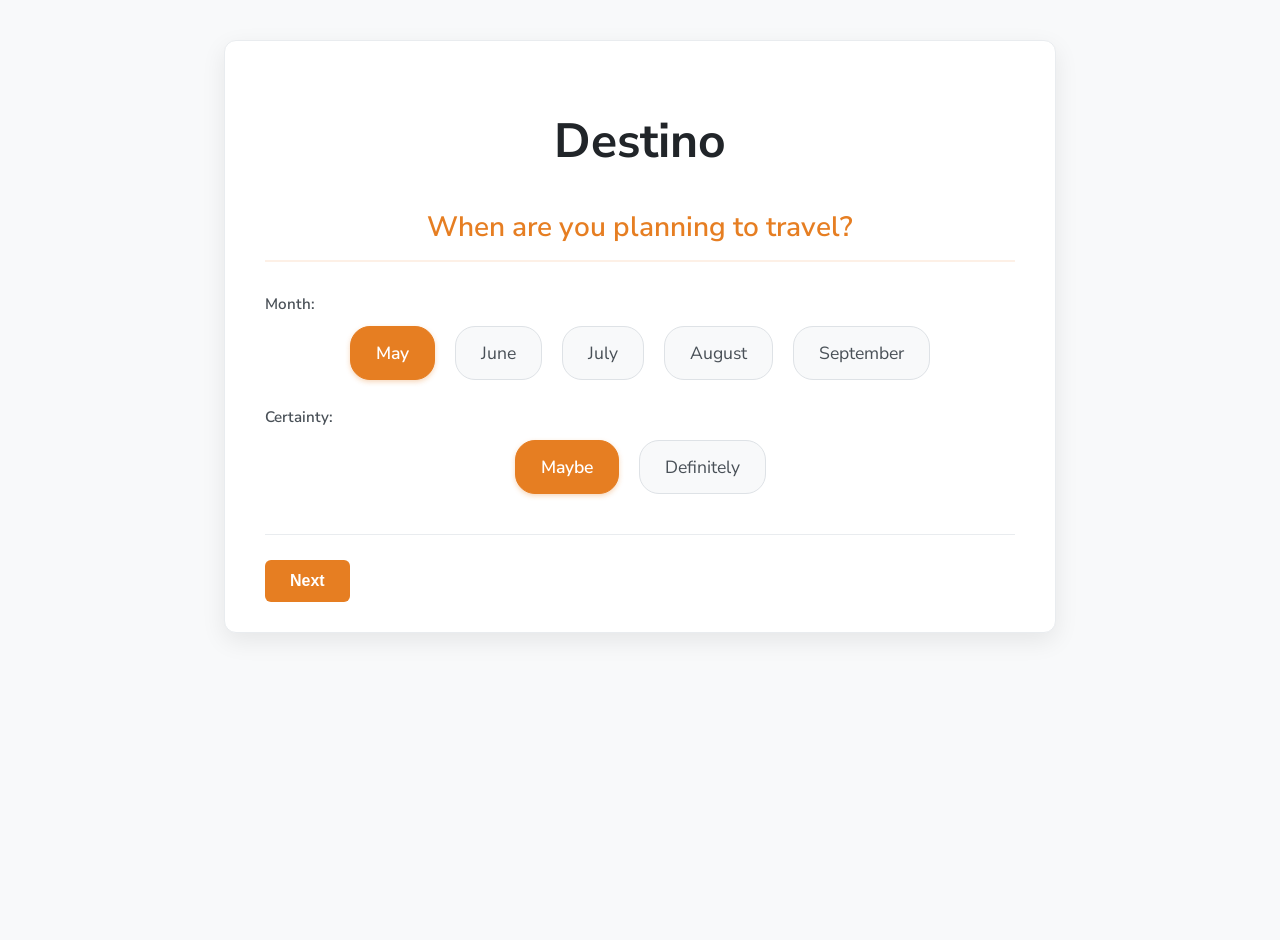
<file: archive/destino1gemini.html>
<!DOCTYPE html>
<html lang="en">
<head>
    <meta charset="UTF-8">
    <meta name="viewport" content="width=device-width, initial-scale=1.0">
    <title>Destino - Dummy Site (Improved Visuals)</title>
    <style>
        @import url('https://fonts.googleapis.com/css2?family=Nunito+Sans:wght@300;400;600;700&display=swap');

        body {
            font-family: 'Nunito Sans', sans-serif;
            margin: 0;
            padding: 20px 0; /* Added padding top and bottom */
            background-color: #f8f9fa; /* Lighter grey */
            color: #343a40; /* Darker grey for text */
            display: flex;
            flex-direction: column;
            align-items: center;
            min-height: 100vh;
            line-height: 1.6;
        }

        .container {
            background-color: #ffffff;
            padding: 30px 40px; /* Increased padding */
            border-radius: 12px; /* Softer radius */
            box-shadow: 0 8px 25px rgba(0, 0, 0, 0.08); /* Softer shadow */
            width: 90%;
            max-width: 750px; /* Slightly wider */
            margin-top: 20px;
            margin-bottom: 20px;
            border: 1px solid #e9ecef; /* Subtle border */
        }

        .page {
            display: none;
            animation: fadeIn 0.4s ease-in-out;
        }

        .page.active {
            display: block;
        }

        @keyframes fadeIn {
            from { opacity: 0; transform: translateY(10px); }
            to { opacity: 1; transform: translateY(0); }
        }

        h1 {
            font-size: 3em; /* Larger */
            font-weight: 700;
            color: #212529; /* Almost black */
            text-align: center;
            margin-bottom: 25px; /* Increased margin */
        }

        h2 {
            font-size: 1.75em; /* Slightly smaller for page titles */
            font-weight: 600;
            color: #e67e22; /* Orange accent */
            text-align: center;
            margin-bottom: 30px; /* Increased margin */
            border-bottom: 2px solid #fdf0e6; /* Subtle orange underline */
            padding-bottom: 10px;
        }

        .input-group {
            margin-bottom: 25px; /* Increased margin */
        }

        .input-group label, .field-label { /* New class for consistent labeling */
            display: block;
            margin-bottom: 10px; /* Increased margin */
            font-weight: 600; /* Bolder */
            color: #495057; /* Medium grey */
            font-size: 0.95em;
        }

        .input-group input[type="text"],
        .input-group input[type="number"], /* Will be mostly replaced by styled sliders */
        .input-group select,
        .input-group textarea {
            width: calc(100% - 24px); /* Adjusted for padding */
            padding: 12px; /* Increased padding */
            border: 1px solid #ced4da; /* Standard border */
            border-radius: 6px; /* Softer radius */
            box-sizing: border-box;
            font-size: 1em;
            transition: border-color 0.2s ease, box-shadow 0.2s ease;
        }
        .input-group input[type="text"]:focus,
        .input-group select:focus {
            border-color: #e67e22;
            box-shadow: 0 0 0 0.2rem rgba(230, 126, 34, 0.25);
            outline: none;
        }

        /* Custom Selectable Items (replaces most checkboxes/radios) */
        .selectable-group {
            display: flex;
            flex-wrap: wrap;
            gap: 12px; /* Increased gap */
        }
        .selectable-item {
            padding: 10px 18px; /* Adjusted padding */
            border: 1px solid #dee2e6; /* Lighter border */
            border-radius: 20px; /* Pill shape */
            cursor: pointer;
            transition: all 0.2s ease-in-out;
            font-size: 0.9em;
            background-color: #f8f9fa; /* Light grey background */
            color: #495057;
            text-align: center;
        }
        .selectable-item.selected {
            background-color: #e67e22;
            color: white;
            border-color: #e67e22;
            font-weight: 600;
            box-shadow: 0 2px 5px rgba(230, 126, 34, 0.3);
        }
        .selectable-item:hover:not(.selected) {
            border-color: #e67e22;
            background-color: #fef8f2;
        }


        /* Date Page Specific Styling */
        #datesMonthGroup, #datesCertaintyGroup {
            display: flex;
            justify-content: center; /* Center buttons */
            gap: 20px;
            margin-top: 10px;
        }
        #datesMonthGroup .selectable-item,
        #datesCertaintyGroup .selectable-item {
            padding: 12px 25px; /* Larger buttons for dates */
            font-size: 1.1em;
        }


        /* Slider Styling */
        .slider-container {
            margin-bottom: 10px; /* Reduced margin as value is separate */
        }
        .slider-display {
            font-size: 1.8em; /* Prominent display for value */
            font-weight: 700;
            color: #e67e22;
            text-align: center;
            margin-bottom: 15px;
        }
         input[type="range"] {
            -webkit-appearance: none;
            appearance: none;
            width: 100%;
            height: 8px;
            background: #e9ecef; /* Lighter track */
            border-radius: 5px;
            outline: none;
            opacity: 0.9;
            transition: opacity .15s ease-in-out;
        }
        input[type="range"]::-webkit-slider-thumb {
            -webkit-appearance: none;
            appearance: none;
            width: 20px;
            height: 20px;
            background: #e67e22;
            border-radius: 50%;
            cursor: pointer;
            border: 2px solid white; /* White border around thumb */
            box-shadow: 0 1px 3px rgba(0,0,0,0.2);
        }
        input[type="range"]::-moz-range-thumb {
            width: 18px; /* Adjusted for consistency */
            height: 18px;
            background: #e67e22;
            border-radius: 50%;
            cursor: pointer;
            border: 2px solid white;
            box-shadow: 0 1px 3px rgba(0,0,0,0.2);
        }

        /* Navigation Buttons */
        .navigation-buttons {
            display: flex;
            justify-content: space-between;
            margin-top: 40px; /* Increased margin */
            padding-top: 25px; /* Increased padding */
            border-top: 1px solid #e9ecef; /* Lighter border */
        }
        .nav-button {
            padding: 12px 25px; /* Increased padding */
            border: none;
            border-radius: 6px; /* Softer radius */
            background-color: #e67e22;
            color: white;
            cursor: pointer;
            font-size: 1em;
            font-weight: 600;
            transition: background-color 0.2s ease, transform 0.1s ease;
        }
        .nav-button:hover {
            background-color: #d35400; /* Darker orange on hover */
            transform: translateY(-1px);
        }
        #prevBtn {
            background-color: #6c757d; /* Grey for previous */
        }
        #prevBtn:hover {
            background-color: #5a6268; /* Darker grey on hover */
        }

        /* Sub-Interests (nested selectable items) */
        .sub-selectable-group {
            margin-top: 15px;
            padding-left: 20px; /* Indent */
            border-left: 3px solid #fdf0e6; /* Subtle orange left border */
        }
        .sub-selectable-group .field-label {
            font-size: 0.9em;
            color: #e67e22;
            margin-bottom: 8px;
        }

        /* Summary Text Styling */
        #summaryTextContainer {
            background-color: #fef8f2; /* Light orange background */
            border-left: 5px solid #e67e22; /* Orange accent border */
            padding: 20px; /* Increased padding */
            margin-top: 20px;
            border-radius: 6px;
            line-height: 1.7;
            color: #543c20; /* Darker text for readability on light orange */
        }
        #summaryTextContainer p { margin: 0; }

        /* Map & Destination Detail Placeholders */
        #mapPlaceholder {
            width: 100%;
            height: 250px;
            background-color: #e9ecef;
            display: flex;
            flex-direction: column; /* Stack text */
            align-items: center;
            justify-content: center;
            text-align: center;
            color: #6c757d;
            border-radius: 8px; /* Softer radius */
            margin-top: 20px;
            font-size: 0.95em;
            padding: 15px;
            box-sizing: border-box;
        }
        #destinationDetail {
            padding: 20px; /* Increased padding */
            border: 1px solid #e9ecef; /* Lighter border */
            border-radius: 8px;
            background-color: #f8f9fa; /* Light grey background */
            margin-top: 20px;
        }
        #destinationDetail h3 {
            color: #e67e22;
            margin-top: 0;
            font-size: 1.4em; /* Adjusted size */
        }
        #destinationDetail ul { padding-left: 20px; }

        /* Specific layout for items like in Page 11/12 of PDF */
        .interest-grid {
            display: grid;
            grid-template-columns: repeat(auto-fit, minmax(120px, 1fr)); /* Responsive columns */
            gap: 15px;
        }
        .interest-grid .selectable-item {
            display: flex; /* To align text and potential future icons */
            flex-direction: column;
            align-items: center;
            justify-content: center;
            min-height: 50px; /* Ensure items have some height */
        }
         /* For showing numbers above as in PDF (decorative for now) */
        .selectable-item-wrapper {
            position: relative;
            text-align: center;
        }
        .item-meta-number {
            position: absolute;
            top: -12px; /* Adjust as needed */
            left: 50%;
            transform: translateX(-50%);
            font-size: 0.75em;
            color: #e67e22;
            background-color: white;
            padding: 0 3px;
            border-radius: 3px;
            font-weight: 600;
        }

    </style>
</head>
<body>
    <div class="container">
        <h1>Destino</h1>

        <div id="page2" class="page">
            <h2>When are you planning to travel?</h2>
            <div class="input-group">
                <div class="field-label">Month:</div>
                <div class="selectable-group" id="datesMonthGroup">
                    </div>
            </div>
            <div class="input-group">
                <div class="field-label">Certainty:</div>
                <div class="selectable-group" id="datesCertaintyGroup">
                    </div>
            </div>
        </div>

        <div id="page3" class="page">
            <h2>Trip Locations</h2>
            <div class="input-group">
                <label for="startLocation" class="field-label">Start in:</label>
                <input type="text" id="startLocation" value="New York, NY">
            </div>
            <div class="input-group">
                <label for="endLocation" class="field-label">End in:</label>
                <input type="text" id="endLocation" value="New York, NY">
            </div>
            <div class="input-group">
                <label for="placesInBetween" class="field-label">Places in between (approx.):</label>
                <div id="placesInBetweenValue" class="slider-display">1</div>
                <div class="slider-container">
                    <input type="range" id="placesInBetween" min="0" max="10" value="1">
                </div>
            </div>
        </div>

        <div id="page4" class="page">
            <h2>Budget & Travelers</h2>
            <div class="input-group">
                <label for="budgetPerDay" class="field-label">Budget Per Day (USD):</label>
                <div id="budgetPerDayValue" class="slider-display">$200</div>
                <div class="slider-container">
                    <input type="range" id="budgetPerDay" min="20" max="1000" step="10" value="200">
                </div>
            </div>
            <div class="input-group">
                <label for="budgetTotal" class="field-label">Total Budget (USD):</label>
                 <div id="budgetTotalValue" class="slider-display">$1000</div>
                <div class="slider-container">
                    <input type="range" id="budgetTotal" min="100" max="10000" step="100" value="1000">
                </div>
            </div>
            <div class="input-group">
                <label for="travelers" class="field-label">Travelers:</label>
                <div id="travelersValue" class="slider-display">2</div>
                <div class="slider-container">
                    <input type="range" id="travelers" min="1" max="10" value="2">
                </div>
            </div>
        </div>

        <div id="page5" class="page">
            <h2>Ideal Temperature</h2>
            <div class="input-group">
                <div id="idealTempValue" class="slider-display">70°F</div>
                <div class="slider-container">
                    <input type="range" id="idealTemp" min="0" max="40" value="21"> </div>
                 <div class="field-label" for="tempUnit">Unit:</div>
                <select id="tempUnit">
                    <option value="C">Celsius</option>
                    <option value="F">Fahrenheit</option>
                </select>
                <small style="display: block; text-align:center; margin-top: 5px;">(Slider internally uses Celsius, display converts)</small>
            </div>
        </div>

        <div id="page6" class="page">
            <h2>Your Language Preferences</h2>
            <div class="input-group">
                <div class="field-label">Select languages you speak or prefer:</div>
                <div class="selectable-group interest-grid" id="languagesGroup">
                    </div>
                <label for="otherLanguage" class="field-label" style="margin-top:15px;">Other language:</label>
                <input type="text" id="otherLanguage" placeholder="Specify if not listed">
            </div>
        </div>

        <div id="page7" class="page">
            <h2>Getting There</h2>
            <div class="field-label">How do you prefer to reach your main destination?</div>
            <div class="selectable-group" id="gettingThereGroup">
                </div>
        </div>

        <div id="page8" class="page">
            <h2>Getting Around (Inter-city/region)</h2>
            <div class="field-label">Once at a destination region, how do you like to move between cities/areas?</div>
            <div class="selectable-group interest-grid" id="gettingAroundGroup">
                </div>
        </div>

        <div id="page9" class="page">
            <h2>When You're There (Local Transport)</h2>
            <div class="field-label">How do you prefer to get around locally within a city/town?</div>
            <div class="selectable-group interest-grid" id="localTransportGroup">
                 </div>
        </div>

        <div id="page10" class="page">
            <h2>What's the Vibe?</h2>
            <div class="field-label">Select the overall atmosphere you're looking for:</div>
            <div class="selectable-group interest-grid" id="vibeGroup">
                 </div>
        </div>

        <div id="page11" class="page">
            <h2>Interests & Activities</h2>
            <div class="field-label">Choose your main interests:</div>
            <div class="selectable-group interest-grid" id="mainInterestsGroup">
                </div>

            <div id="subInterestsContainer" style="margin-top: 25px;">
                </div>
        </div>


        <div id="page13" class="page">
            <h2>Energy Level</h2>
            <div class="field-label">What pace are you looking for on this trip?</div>
            <div class="selectable-group" id="energyLevelGroup">
                </div>
        </div>

        <div id="page14" class="page">
            <h2>Preferred Continents</h2>
            <div class="field-label">Which continents are you interested in exploring?</div>
            <div class="selectable-group interest-grid" id="continentsGroup">
                 </div>
        </div>

        <div id="page15" class="page">
            <h2>Your Trip Profile</h2>
            <div id="summaryTextContainer">
                <p id="summaryText">Your summary will appear here once you've made your selections.</p>
            </div>
        </div>

        <div id="page16" class="page">
            <h2>Destination Ideas</h2>
            <div id="mapPlaceholder">
                <p>Interactive map with destination suggestions would appear here.</p>
                <small>(e.g., showing Tenerife, Lisbon, Barcelona based on your preferences)</small>
                <small style="margin-top:10px;">Filters like Weather, Events, Trending, Deals would be available.</small>
            </div>
        </div>

        <div id="page17" class="page">
            <h2>Destination Detail Example</h2>
            <div id="destinationDetail">
                <h3>Tenerife, Spain</h3>
                <p><strong>Weather:</strong> Approx. 25°C (High) 17°C (Low) (example)</p>
                <p><strong>Typical Meals:</strong>
                    <ul>
                        <li>Breakfast (7AM-9AM): Pan con Tomate at a Cafe</li>
                        <li>Lunch (1PM-3PM): Fresh fish at a Cofradía (Canteen)</li>
                        <li>Dinner (8PM-10PM): Tapas at a Taverna</li>
                    </ul>
                </p>
                <p><strong>Language:</strong> Spanish (Canarian dialect)</p>
                <p><strong>Credit Cards:</strong> Yes, widely accepted.</p>
                <p><strong>Taxi:</strong> Hail on street.</p>
                <p><strong>Rideshare:</strong> Limited availability.</p>
                <p><strong>Public Transport:</strong> Bus (Guagua), Tram (Tranvía).</p>
            </div>
        </div>

        <div class="navigation-buttons">
            <button id="prevBtn" class="nav-button">Previous</button>
            <button id="nextBtn" class="nav-button">Next</button>
        </div>
    </div>

    <script>
        // --- DATA STRUCTURES & OPTIONS ---
        const tripData = {
            dates: { month: 'May', certainty: 'Maybe' },
            locations: { start: 'New York, NY', end: 'New York, NY', between: 1 },
            budget: { perDay: 200, total: 1000, travelers: 2 },
            temperature: { valueC: 21, unit: 'C' }, // Store internally in Celsius
            languages: ['English'], otherLanguage: '',
            gettingThere: 'Plane',
            gettingAround: ['Train'],
            localTransport: ['Walking', 'Metro / Public Bus'],
            vibe: ['Old World', 'Seaside'],
            interests: { main: ['Food'], art: [], sport: [], nature: [] },
            energyLevel: 'Typical',
            continents: ['Europe', 'North America']
        };

        const options = {
            months: ['May', 'June', 'July', 'August', 'September'],
            certainties: ['Maybe', 'Definitely'],
            languages: ['English', 'Spanish', 'French', 'Mandarin', 'Hindi', 'Arabic', 'German', 'Portuguese'],
            gettingThere: ['Plane', 'Train', 'Bus', 'Road Trip', 'Cruise'],
            gettingAround: ['Plane (long dist.)', 'Train', 'Bus', 'Rental Car', 'Own Car', 'Ferry/Cruise'],
            localTransport: ['Walking', 'Metro/Bus', 'Bicycle', 'Taxi/Rideshare', 'Local Rental'],
            vibes: ['Modern', 'Old World', 'Countryside', 'Seaside', 'Luxury', 'Metropolis', 'Adventure', 'Relaxation'],
            mainInterests: [
                { name: 'Beach', pdfNum: 4 }, { name: 'Art', pdfNum: 1, sub: 'art' }, { name: 'Sport', pdfNum: 2, sub: 'sport' },
                { name: 'History', pdfNum: 0 }, { name: 'Shopping', pdfNum: 0 }, { name: 'Nature', pdfNum: 3, sub: 'nature' },
                { name: 'Music', pdfNum: 0 }, { name: 'Food', pdfNum: 5 }, { name: 'Architecture', pdfNum: 6 },
                { name: 'Theater', pdfNum: 0 }, { name: 'Spiritual', pdfNum: 0 }, { name: 'Party', pdfNum: 7 }
            ],
            subInterests: {
                art: ['Contemporary', 'Modern', 'Renaissance', 'Classical', 'Sculpture', 'Installation', 'Street Art'],
                sport: ['Surf', 'Ski/Snowboard', 'Skate', 'Golf', 'Cycling', 'Kayak', 'Hiking', 'Diving'],
                nature: ['Mountain', 'Field/Plains', 'Forest', 'Desert', 'Glacier', 'Lake', 'Coastal/Ocean', 'Volcanic']
            },
            energyLevels: [
                { value: 'Sleepy', display: 'Sleepy (Relaxed, slow-paced)' },
                { value: 'Typical', display: 'Typical (Mix of activity & downtime)' },
                { value: 'Bustling', display: 'Bustling (Action-packed)' }
            ],
            continents: ['Europe', 'North America', 'South America', 'Asia', 'Africa', 'Oceania']
        };


        // --- DOM ELEMENTS ---
        const pages = document.querySelectorAll('.page');
        const prevBtn = document.getElementById('prevBtn');
        const nextBtn = document.getElementById('nextBtn');
        let currentPageIndex = 0;
        const firstPage = 0;
        const lastPage = pages.length - 1;

        // --- HELPER FUNCTIONS ---
        function createSelectableItem(text, value, groupName, type = 'checkbox', pdfNum = null) {
            const wrapper = document.createElement('div');
            wrapper.className = 'selectable-item-wrapper'; // For potential meta number

            const item = document.createElement('div');
            item.className = 'selectable-item';
            item.textContent = text;
            item.dataset.value = value;
            item.dataset.group = groupName;
            item.dataset.type = type; // 'checkbox' or 'radio'

            if (pdfNum !== null && pdfNum > 0) { // Add PDF number if available and > 0
                const numDisplay = document.createElement('span');
                numDisplay.className = 'item-meta-number';
                numDisplay.textContent = pdfNum;
                wrapper.appendChild(numDisplay);
            }
            wrapper.appendChild(item);
            return wrapper;
        }

        function populateSelectableGroup(containerId, items, dataKey, groupName, type = 'checkbox', isSubInterest = false, defaultSelected = []) {
            const container = document.getElementById(containerId);
            container.innerHTML = ''; // Clear previous
            items.forEach(itemObj => {
                let text, value, pdfNum = null;
                if (typeof itemObj === 'string') {
                    text = value = itemObj;
                } else { // For objects like mainInterests or energyLevels
                    text = itemObj.display || itemObj.name;
                    value = itemObj.value || itemObj.name;
                    pdfNum = itemObj.pdfNum;
                }

                const selectableWrapper = createSelectableItem(text, value, groupName, type, !isSubInterest ? pdfNum : null);
                const selectableItem = selectableWrapper.querySelector('.selectable-item');

                if (type === 'checkbox' && defaultSelected.includes(value)) {
                    selectableItem.classList.add('selected');
                } else if (type === 'radio' && defaultSelected === value) {
                     selectableItem.classList.add('selected');
                }

                selectableItem.addEventListener('click', function() {
                    handleSelectableClick(this, dataKey, isSubInterest);
                });
                container.appendChild(selectableWrapper);
            });
        }

        function handleSelectableClick(element, dataKey, isSubInterest = false) {
            const value = element.dataset.value;
            const type = element.dataset.type;
            let dataLocation = tripData;

            if (isSubInterest) { // e.g., tripData.interests.art
                const [mainKey, subKey] = dataKey.split('.');
                dataLocation = tripData[mainKey];
                dataKey = subKey;
            }

            if (type === 'radio') {
                // Deselect siblings
                const groupName = element.dataset.group;
                document.querySelectorAll(`.selectable-item[data-group="${groupName}"]`).forEach(sib => sib.classList.remove('selected'));
                element.classList.add('selected');
                dataLocation[dataKey] = value;
            } else { // Checkbox
                element.classList.toggle('selected');
                if (!Array.isArray(dataLocation[dataKey])) dataLocation[dataKey] = []; // Ensure it's an array

                if (element.classList.contains('selected')) {
                    if (!dataLocation[dataKey].includes(value)) dataLocation[dataKey].push(value);
                } else {
                    dataLocation[dataKey] = dataLocation[dataKey].filter(v => v !== value);
                }
            }

            // Handle sub-interest display for main interests
            if (element.dataset.group === 'mainInterests') {
                const mainInterestConfig = options.mainInterests.find(i => i.name === value);
                if (mainInterestConfig && mainInterestConfig.sub) {
                    toggleSubInterestGroup(mainInterestConfig.sub, element.classList.contains('selected'));
                }
            }
            // console.log(tripData); // For debugging
        }

        function toggleSubInterestGroup(subInterestKey, show) {
            let container = document.getElementById(`sub-${subInterestKey}-group`);
            const subInterestsContainer = document.getElementById('subInterestsContainer');

            if (show) {
                if (!container) {
                    container = document.createElement('div');
                    container.id = `sub-${subInterestKey}-group`;
                    container.className = 'sub-selectable-group input-group';

                    const label = document.createElement('div');
                    label.className = 'field-label';
                    label.textContent = `Refine ${subInterestKey.charAt(0).toUpperCase() + subInterestKey.slice(1)}:`;
                    container.appendChild(label);

                    const itemsContainer = document.createElement('div');
                    itemsContainer.className = 'selectable-group interest-grid';
                    container.appendChild(itemsContainer);
                    subInterestsContainer.appendChild(container);

                    populateSelectableGroup(itemsContainer.id, options.subInterests[subInterestKey], `interests.${subInterestKey}`, `sub${subInterestKey}`, 'checkbox', true, tripData.interests[subInterestKey]);
                }
                container.style.display = 'block';
            } else {
                if (container) container.style.display = 'none';
            }
        }


        // --- PAGE NAVIGATION & DATA COLLECTION ---
        function showPage(index) {
            pages.forEach((page, i) => page.classList.toggle('active', i === index));
            prevBtn.style.display = index === firstPage ? 'none' : 'inline-block';
            nextBtn.textContent = index === lastPage ? 'Finish & View Itinerary' : (index === lastPage -1 ? 'View Summary' : 'Next');
            if (pages[index] && pages[index].id === 'page15') updateSummaryDisplay();

            // Ensure sub-interest sections are correctly shown/hidden when navigating back to interests page
            if (pages[index] && pages[index].id === 'page11') {
                 options.mainInterests.forEach(interest => {
                    if (interest.sub && tripData.interests.main.includes(interest.name)) {
                        toggleSubInterestGroup(interest.sub, true);
                    } else if (interest.sub) {
                        toggleSubInterestGroup(interest.sub, false);
                    }
                });
            }
        }

        function collectCoreData() { // Collect data from non-selectable-item inputs
            tripData.locations.start = document.getElementById('startLocation').value;
            tripData.locations.end = document.getElementById('endLocation').value;
            tripData.locations.between = parseInt(document.getElementById('placesInBetween').value);
            tripData.budget.perDay = parseInt(document.getElementById('budgetPerDay').value);
            tripData.budget.total = parseInt(document.getElementById('budgetTotal').value);
            tripData.budget.travelers = parseInt(document.getElementById('travelers').value);
            // Temp is handled by its slider event
            tripData.otherLanguage = document.getElementById('otherLanguage').value.trim();
        }

        function updateSummaryDisplay() {
            collectCoreData(); // Ensure all data is current
            let summary = `You are planning a trip `;
            if (tripData.dates.month && tripData.dates.certainty) {
                summary += `${tripData.dates.certainty.toLowerCase()} for ${tripData.dates.month}. `;
            }
            summary += `Starting in ${tripData.locations.start} and ending in ${tripData.locations.end}, with about ${tripData.locations.between} stop(s) in between. `;
            summary += `There will be ${tripData.budget.travelers} traveler(s) with a total budget around $${tripData.budget.total} (approx. $${tripData.budget.perDay}/day). `;

            const tempDisplayValue = tripData.temperature.unit === 'F' ? Math.round(tripData.temperature.valueC * 9/5 + 32) : tripData.temperature.valueC;
            summary += `You prefer an ideal temperature of ${tempDisplayValue}°${tripData.temperature.unit}. `;

            let languagesCombined = [...tripData.languages];
            if (tripData.otherLanguage && !languagesCombined.includes(tripData.otherLanguage)) {
                languagesCombined.push(tripData.otherLanguage);
            }
            if (languagesCombined.length > 0) summary += `Key languages: ${languagesCombined.join(', ')}. `;

            summary += `You'd like to get there by ${tripData.gettingThere}. `;
            if (tripData.gettingAround.length > 0) summary += `To get around between places, you prefer ${tripData.gettingAround.join(', ')}. `;
            if (tripData.localTransport.length > 0) summary += `Locally, you'll use ${tripData.localTransport.join(', ')}. `;
            if (tripData.vibe.length > 0) summary += `The desired vibe is ${tripData.vibe.join(', ')}. `;

            let interestsStr = "";
            if (tripData.interests.main.length > 0) {
                interestsStr += tripData.interests.main.map(main => {
                    let subStr = "";
                    const mainInterestConfig = options.mainInterests.find(i => i.name === main);
                    if (mainInterestConfig && mainInterestConfig.sub && tripData.interests[mainInterestConfig.sub].length > 0) {
                        subStr = ` (${tripData.interests[mainInterestConfig.sub].join(", ")})`;
                    }
                    return main + subStr;
                }).join(', ');
            }
            if (interestsStr) summary += `Your main interests include: ${interestsStr}. `;
            summary += `The energy level for the trip is '${tripData.energyLevel}'. `;
            if (tripData.continents.length > 0) summary += `You are considering destinations in ${tripData.continents.join(' or ')}.`;

            document.getElementById('summaryText').textContent = summary.trim();
        }

        // --- EVENT LISTENERS ---
        nextBtn.addEventListener('click', () => {
            collectCoreData();
            if (currentPageIndex < lastPage) {
                currentPageIndex++;
                showPage(currentPageIndex);
            } else {
                alert("You've reached the end! This is where the app would show you refined trip suggestions.");
                showPage(pages.findIndex(p => p.id === 'page15')); // Show summary
            }
        });
        prevBtn.addEventListener('click', () => {
            collectCoreData();
            if (currentPageIndex > firstPage) {
                currentPageIndex--;
                showPage(currentPageIndex);
            }
        });

        // Slider Value Displays & Event Listeners
        function setupSlider(sliderId, displayId, prefix = '', suffix = '') {
            const slider = document.getElementById(sliderId);
            const display = document.getElementById(displayId);
            if (slider && display) {
                const updateDisplay = () => display.textContent = prefix + slider.value + suffix;
                updateDisplay(); // Initial
                slider.addEventListener('input', updateDisplay);
            }
        }
        setupSlider('placesInBetween', 'placesInBetweenValue');
        setupSlider('budgetPerDay', 'budgetPerDayValue', '$');
        setupSlider('budgetTotal', 'budgetTotalValue', '$');
        setupSlider('travelers', 'travelersValue');

        // Temperature Slider Logic (internal C, display C/F)
        const idealTempSlider = document.getElementById('idealTemp');
        const idealTempValueDisplay = document.getElementById('idealTempValue');
        const tempUnitSelect = document.getElementById('tempUnit');

        function updateTempDisplay() {
            const tempC = parseInt(idealTempSlider.value);
            tripData.temperature.valueC = tempC; // Store internal value
            const unit = tempUnitSelect.value;
            tripData.temperature.unit = unit;
            let displayVal = tempC;
            if (unit === 'F') displayVal = Math.round(tempC * 9/5 + 32);
            idealTempValueDisplay.textContent = displayVal + '°' + unit;
        }
        idealTempSlider.addEventListener('input', updateTempDisplay);
        tempUnitSelect.addEventListener('change', updateTempDisplay);


        // --- INITIALIZATION ---
        function initializeForm() {
            // Populate selectable groups
            populateSelectableGroup('datesMonthGroup', options.months, 'dates.month', 'datesMonth', 'radio', false, tripData.dates.month);
            populateSelectableGroup('datesCertaintyGroup', options.certainties, 'dates.certainty', 'datesCertainty', 'radio', false, tripData.dates.certainty);
            populateSelectableGroup('languagesGroup', options.languages, 'languages', 'languages', 'checkbox', false, tripData.languages);
            populateSelectableGroup('gettingThereGroup', options.gettingThere, 'gettingThere', 'gettingThere', 'radio', false, tripData.gettingThere);
            populateSelectableGroup('gettingAroundGroup', options.gettingAround, 'gettingAround', 'gettingAround', 'checkbox', false, tripData.gettingAround);
            populateSelectableGroup('localTransportGroup', options.localTransport, 'localTransport', 'localTransport', 'checkbox', false, tripData.localTransport);
            populateSelectableGroup('vibeGroup', options.vibes, 'vibe', 'vibe', 'checkbox', false, tripData.vibe);
            populateSelectableGroup('mainInterestsGroup', options.mainInterests, 'interests.main', 'mainInterests', 'checkbox', false, tripData.interests.main);
            populateSelectableGroup('energyLevelGroup', options.energyLevels, 'energyLevel', 'energyLevel', 'radio', false, tripData.energyLevel);
            populateSelectableGroup('continentsGroup', options.continents, 'continents', 'continents', 'checkbox', false, tripData.continents);

            updateTempDisplay(); // Initial temp display
            showPage(currentPageIndex);

            // Ensure initially selected main interests with subs show their sub-groups
            tripData.interests.main.forEach(mainInterestName => {
                const mainInterestConfig = options.mainInterests.find(i => i.name === mainInterestName);
                if (mainInterestConfig && mainInterestConfig.sub) {
                     toggleSubInterestGroup(mainInterestConfig.sub, true);
                }
            });
        }

        initializeForm();
    </script>
</body>
</html>
</file>
